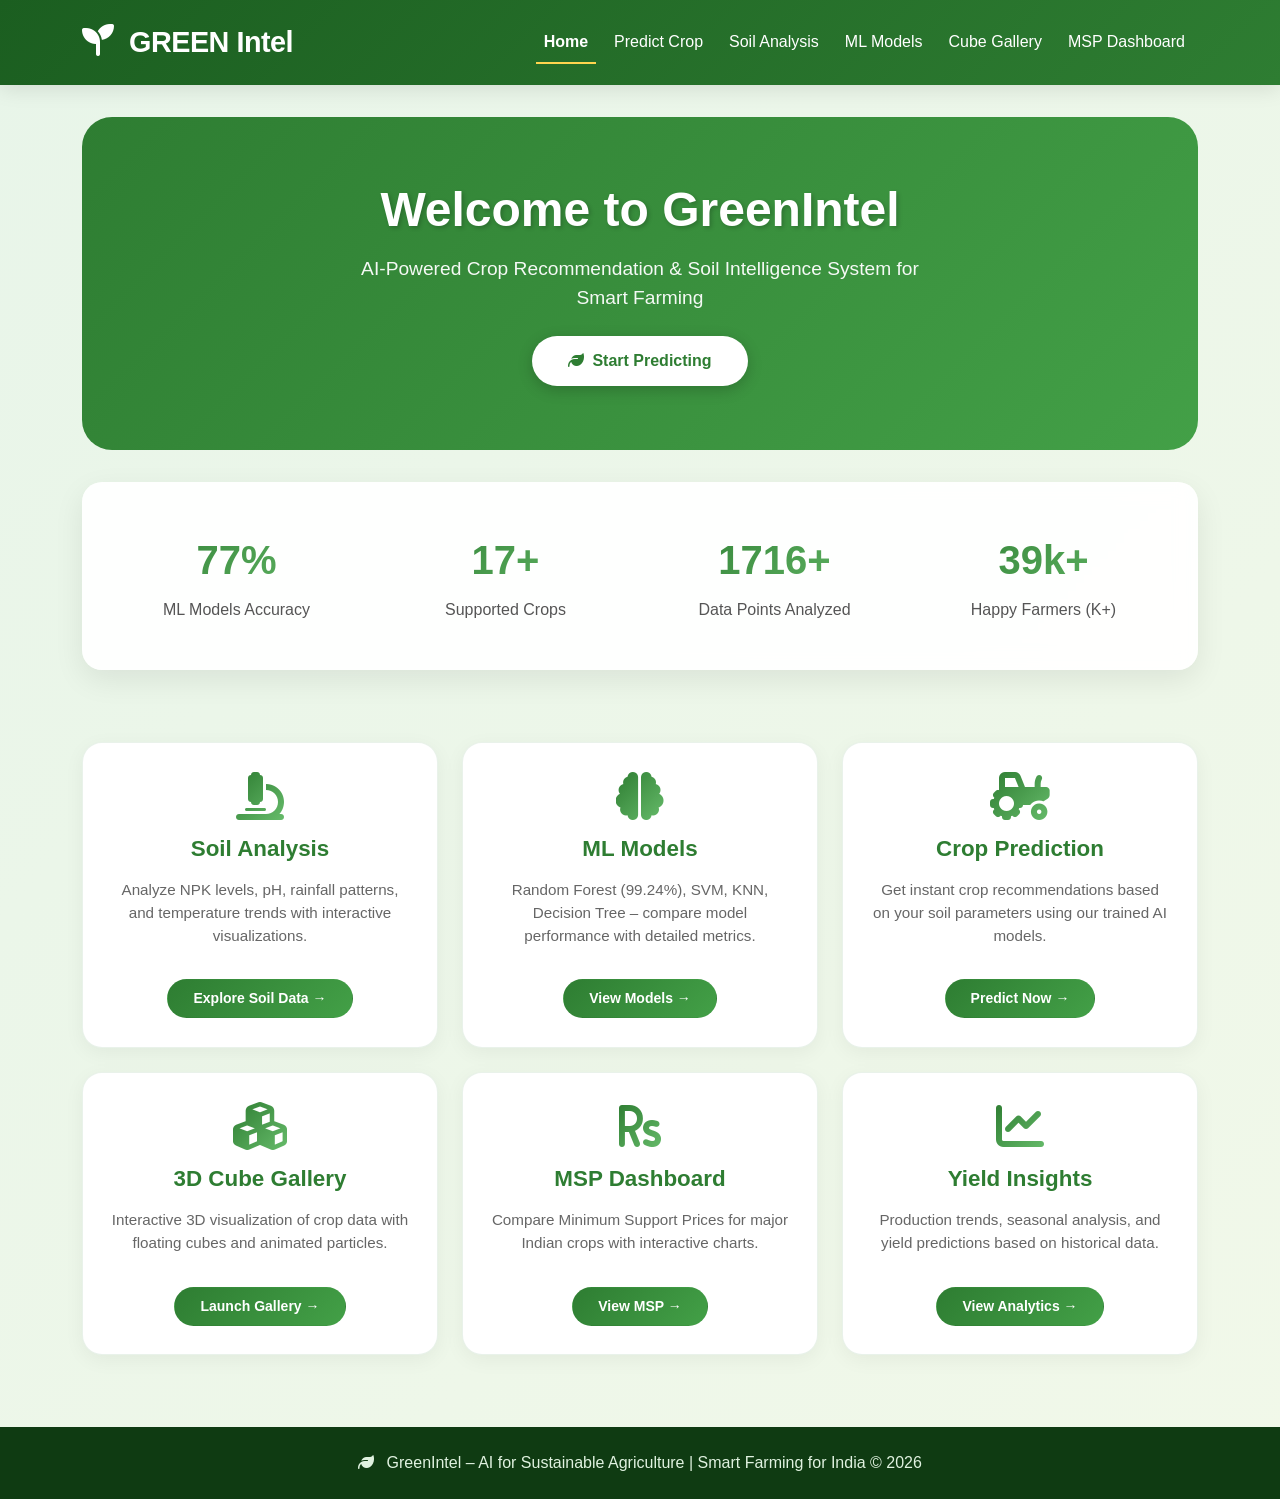
<file: templates/index.html>
<!DOCTYPE html>
<html lang="en">

<head>
  <meta charset="UTF-8" />
  <meta name="viewport" content="width=device-width, initial-scale=1.0" />
  <title>GreenIntel – AI Smart Farming Dashboard</title>

  <!-- Bootstrap 5 -->
  <link href="https://cdn.jsdelivr.net/npm/bootstrap@5.3.0/dist/css/bootstrap.min.css" rel="stylesheet">
  <!-- Font Awesome -->
  <link href="https://cdnjs.cloudflare.com/ajax/libs/font-awesome/6.5.0/css/all.min.css" rel="stylesheet">

  <style>
    * {
      margin: 0;
      padding: 0;
      box-sizing: border-box;
    }

    body {
      font-family: 'Segoe UI', Tahoma, Geneva, Verdana, sans-serif;
      background: linear-gradient(135deg, #e8f5e9 0%, #f1f8e9 100%);
      overflow-x: hidden;
    }

    /* Animated Background Particles */
    .particles {
      position: fixed;
      top: 0;
      left: 0;
      width: 100%;
      height: 100%;
      pointer-events: none;
      z-index: 0;
    }

    .particle {
      position: absolute;
      background: rgba(46, 125, 50, 0.1);
      border-radius: 50%;
      animation: floatUp linear infinite;
    }

    @keyframes floatUp {
      0% {
        transform: translateY(100vh) scale(0);
        opacity: 0;
      }

      10% {
        opacity: 0.8;
      }

      100% {
        transform: translateY(-10vh) scale(1.5);
        opacity: 0;
      }
    }

    /* Navbar */
    .navbar {
      background: linear-gradient(135deg, #1b5e20, #2e7d32);
      box-shadow: 0 4px 20px rgba(0, 0, 0, 0.1);
      z-index: 1000;
      padding: 1rem 0;
    }

    .navbar-brand {
      font-size: 1.8rem;
      font-weight: 700;
      letter-spacing: -0.5px;
    }

    .navbar-brand i {
      font-size: 2rem;
      margin-right: 8px;
    }

    .navbar-brand,
    .nav-link {
      color: #fff !important;
    }

    .nav-link {
      font-weight: 500;
      margin: 0 5px;
      transition: all 0.3s;
    }

    .nav-link:hover {
      transform: translateY(-2px);
      text-shadow: 0 2px 5px rgba(0, 0, 0, 0.2);
    }

    .nav-link.active {
      font-weight: bold;
      border-bottom: 2px solid #ffd54f;
    }

    /* Hero Section */
    .hero {
      background: linear-gradient(135deg, #2e7d32, #43a047);
      border-radius: 30px;
      padding: 4rem 2rem;
      margin: 2rem auto;
      text-align: center;
      color: white;
      position: relative;
      overflow: hidden;
      animation: fadeInUp 0.8s ease-out;
    }

    .hero::before {
      content: '';
      position: absolute;
      top: -50%;
      right: -50%;
      width: 200%;
      height: 200%;
      background: radial-gradient(circle, rgba(255, 255, 255, 0.1) 1%, transparent 1%);
      background-size: 30px 30px;
      animation: shimmer 20s linear infinite;
    }

    @keyframes shimmer {
      0% {
        transform: translate(0, 0);
      }

      100% {
        transform: translate(30px, 30px);
      }
    }

    @keyframes fadeInUp {
      from {
        opacity: 0;
        transform: translateY(30px);
      }

      to {
        opacity: 1;
        transform: translateY(0);
      }
    }

    .hero h1 {
      font-size: 3rem;
      font-weight: 800;
      margin-bottom: 1rem;
      text-shadow: 2px 2px 4px rgba(0, 0, 0, 0.2);
    }

    .hero p {
      font-size: 1.2rem;
      opacity: 0.95;
      max-width: 600px;
      margin: 0 auto;
    }

    .hero .btn {
      background: white;
      color: #2e7d32;
      border-radius: 50px;
      padding: 12px 35px;
      font-weight: 700;
      margin-top: 1.5rem;
      transition: all 0.3s;
      box-shadow: 0 4px 15px rgba(0, 0, 0, 0.2);
    }

    .hero .btn:hover {
      transform: scale(1.05);
      background: #ffd54f;
      color: #1b5e20;
    }

    /* Stats Section */
    .stats-section {
      background: rgba(255, 255, 255, 0.95);
      backdrop-filter: blur(10px);
      border-radius: 20px;
      padding: 2rem;
      margin-bottom: 3rem;
      box-shadow: 0 10px 30px rgba(0, 0, 0, 0.08);
    }

    .stat-box {
      text-align: center;
      padding: 1rem;
    }

    .stat-number {
      font-size: 2.5rem;
      font-weight: 800;
      background: linear-gradient(135deg, #2e7d32, #66bb6a);
      -webkit-background-clip: text;
      -webkit-text-fill-color: transparent;
      background-clip: text;
    }

    .stat-label {
      color: #555;
      font-weight: 500;
      margin-top: 0.5rem;
    }

    /* Feature Cards */
    .feature-card {
      background: white;
      border-radius: 20px;
      padding: 1.8rem;
      text-align: center;
      transition: all 0.3s;
      height: 100%;
      box-shadow: 0 5px 20px rgba(0, 0, 0, 0.05);
      border: 1px solid rgba(46, 125, 50, 0.1);
    }

    .feature-card:hover {
      transform: translateY(-8px);
      box-shadow: 0 20px 35px rgba(46, 125, 50, 0.15);
      border-color: #2e7d32;
    }

    .feature-icon {
      font-size: 3rem;
      background: linear-gradient(135deg, #2e7d32, #66bb6a);
      -webkit-background-clip: text;
      -webkit-text-fill-color: transparent;
      background-clip: text;
      margin-bottom: 1rem;
    }

    .feature-card h4 {
      font-size: 1.4rem;
      font-weight: 700;
      color: #2e7d32;
      margin-bottom: 1rem;
    }

    .feature-card p {
      color: #666;
      font-size: 0.95rem;
      line-height: 1.5;
    }

    .btn-feature {
      background: linear-gradient(135deg, #2e7d32, #43a047);
      color: white;
      border-radius: 30px;
      padding: 8px 25px;
      font-weight: 600;
      margin-top: 1rem;
      transition: all 0.3s;
    }

    .btn-feature:hover {
      transform: scale(1.05);
      background: linear-gradient(135deg, #1b5e20, #2e7d32);
      color: white;
    }

    /* Footer */
    footer {
      background: #0f3b12;
      color: #e0f2e0;
      text-align: center;
      padding: 1.5rem;
      margin-top: 3rem;
    }

    @media (max-width: 768px) {
      .hero h1 {
        font-size: 2rem;
      }

      .hero p {
        font-size: 1rem;
      }

      .stat-number {
        font-size: 1.8rem;
      }
    }
  </style>
</head>

<body>

  <!-- Floating Particles -->
  <div class="particles" id="particles"></div>

  <!-- Navbar -->
  <nav class="navbar navbar-expand-lg sticky-top">
    <div class="container">
      <a class="navbar-brand" href="/">
        <i class="fas fa-seedling"></i> GREEN Intel
      </a>
      <button class="navbar-toggler" type="button" data-bs-toggle="collapse" data-bs-target="#navbarNav">
        <span class="navbar-toggler-icon bg-light rounded"></span>
      </button>
      <div class="collapse navbar-collapse justify-content-end" id="navbarNav">
        <ul class="navbar-nav">
          <li class="nav-item"><a class="nav-link active" href="/">Home</a></li>
          <li class="nav-item"><a class="nav-link" href="/predict">Predict Crop</a></li>
          <li class="nav-item"><a class="nav-link" href="/analysis">Soil Analysis</a></li>
          <li class="nav-item"><a class="nav-link" href="/supervised">ML Models</a></li>
          <li class="nav-item"><a class="nav-link" href="/cube">Cube Gallery</a></li>
          <li class="nav-item"><a class="nav-link" href="/msp">MSP Dashboard</a></li>
        </ul>
      </div>
    </div>
  </nav>

  <!-- Hero Section -->
  <div class="container">
    <div class="hero">
      <h1>Welcome to GreenIntel</h1>
      <p>AI-Powered Crop Recommendation & Soil Intelligence System for Smart Farming</p>
      <a href="/predict" class="btn">
        <i class="fas fa-leaf me-2"></i>Start Predicting
      </a>
    </div>
  </div>

  <!-- Stats Section -->
  <div class="container">
    <div class="stats-section">
      <div class="row">
        <div class="col-md-3 col-sm-6 stat-box">
          <div class="stat-number" id="stat1">0</div>
          <div class="stat-label">ML Models Accuracy</div>
        </div>
        <div class="col-md-3 col-sm-6 stat-box">
          <div class="stat-number" id="stat2">0</div>
          <div class="stat-label">Supported Crops</div>
        </div>
        <div class="col-md-3 col-sm-6 stat-box">
          <div class="stat-number" id="stat3">0</div>
          <div class="stat-label">Data Points Analyzed</div>
        </div>
        <div class="col-md-3 col-sm-6 stat-box">
          <div class="stat-number" id="stat4">0</div>
          <div class="stat-label">Happy Farmers (K+)
          </div>
        </div>
      </div>
    </div>
  </div>

  <!-- Features Section -->
  <div class="container py-4">
    <div class="row g-4">
      <div class="col-md-4">
        <div class="feature-card">
          <i class="fas fa-microscope feature-icon"></i>
          <h4>Soil Analysis</h4>
          <p>Analyze NPK levels, pH, rainfall patterns, and temperature trends with interactive visualizations.</p>
          <a href="/analysis" class="btn btn-feature btn-sm">Explore Soil Data →</a>
        </div>
      </div>
      <div class="col-md-4">
        <div class="feature-card">
          <i class="fas fa-brain feature-icon"></i>
          <h4>ML Models</h4>
          <p>Random Forest (99.24%), SVM, KNN, Decision Tree – compare model performance with detailed metrics.</p>
          <a href="/supervised" class="btn btn-feature btn-sm">View Models →</a>
        </div>
      </div>
      <div class="col-md-4">
        <div class="feature-card">
          <i class="fas fa-tractor feature-icon"></i>
          <h4>Crop Prediction</h4>
          <p>Get instant crop recommendations based on your soil parameters using our trained AI models.</p>
          <a href="/predict" class="btn btn-feature btn-sm">Predict Now →</a>
        </div>
      </div>
      <div class="col-md-4">
        <div class="feature-card">
          <i class="fas fa-cubes feature-icon"></i>
          <h4>3D Cube Gallery</h4>
          <p>Interactive 3D visualization of crop data with floating cubes and animated particles.</p>
          <a href="/cube" class="btn btn-feature btn-sm">Launch Gallery →</a>
        </div>
      </div>
      <div class="col-md-4">
        <div class="feature-card">
          <i class="fas fa-rupee-sign feature-icon"></i>
          <h4>MSP Dashboard</h4>
          <p>Compare Minimum Support Prices for major Indian crops with interactive charts.</p>
          <a href="/msp" class="btn btn-feature btn-sm">View MSP →</a>
        </div>
      </div>
      <div class="col-md-4">
        <div class="feature-card">
          <i class="fas fa-chart-line feature-icon"></i>
          <h4>Yield Insights</h4>
          <p>Production trends, seasonal analysis, and yield predictions based on historical data.</p>
          <a href="/analysis" class="btn btn-feature btn-sm">View Analytics →</a>
        </div>
      </div>
    </div>
  </div>

  <footer>
    <i class="fas fa-leaf me-2"></i> GreenIntel – AI for Sustainable Agriculture | Smart Farming for India © 2026
  </footer>

  <script src="https://cdn.jsdelivr.net/npm/bootstrap@5.3.0/dist/js/bootstrap.bundle.min.js"></script>

  <script>
    // Create floating particles
    function createParticles() {
      const container = document.getElementById('particles');
      for (let i = 0; i < 50; i++) {
        const particle = document.createElement('div');
        particle.classList.add('particle');
        const size = Math.random() * 20 + 5;
        particle.style.width = size + 'px';
        particle.style.height = size + 'px';
        particle.style.left = Math.random() * 100 + '%';
        particle.style.animationDuration = Math.random() * 15 + 8 + 's';
        particle.style.animationDelay = Math.random() * 10 + 's';
        container.appendChild(particle);
      }
    }
    createParticles();

    // Animated counter function
    function animateCounter(element, target, suffix = '') {
      let current = 0;
      const increment = target / 50;
      const timer = setInterval(() => {
        current += increment;
        if (current >= target) {
          element.textContent = target + suffix;
          clearInterval(timer);
        } else {
          element.textContent = Math.floor(current) + suffix;
        }
      }, 30);
    }

    // Initialize counters when page loads
    window.addEventListener('load', () => {
      animateCounter(document.getElementById('stat1'), 99, '%');
      animateCounter(document.getElementById('stat2'), 22, '+');
      animateCounter(document.getElementById('stat3'), 2200, '+');
      animateCounter(document.getElementById('stat4'), 50, 'k+');
    });

    // Smooth scroll for anchor links
    document.querySelectorAll('a[href^="#"]').forEach(anchor => {
      anchor.addEventListener('click', function (e) {
        e.preventDefault();
        const target = document.querySelector(this.getAttribute('href'));
        if (target) {
          target.scrollIntoView({ behavior: 'smooth', block: 'start' });
        }
      });
    });
  </script>
</body>

</html>
</file>
